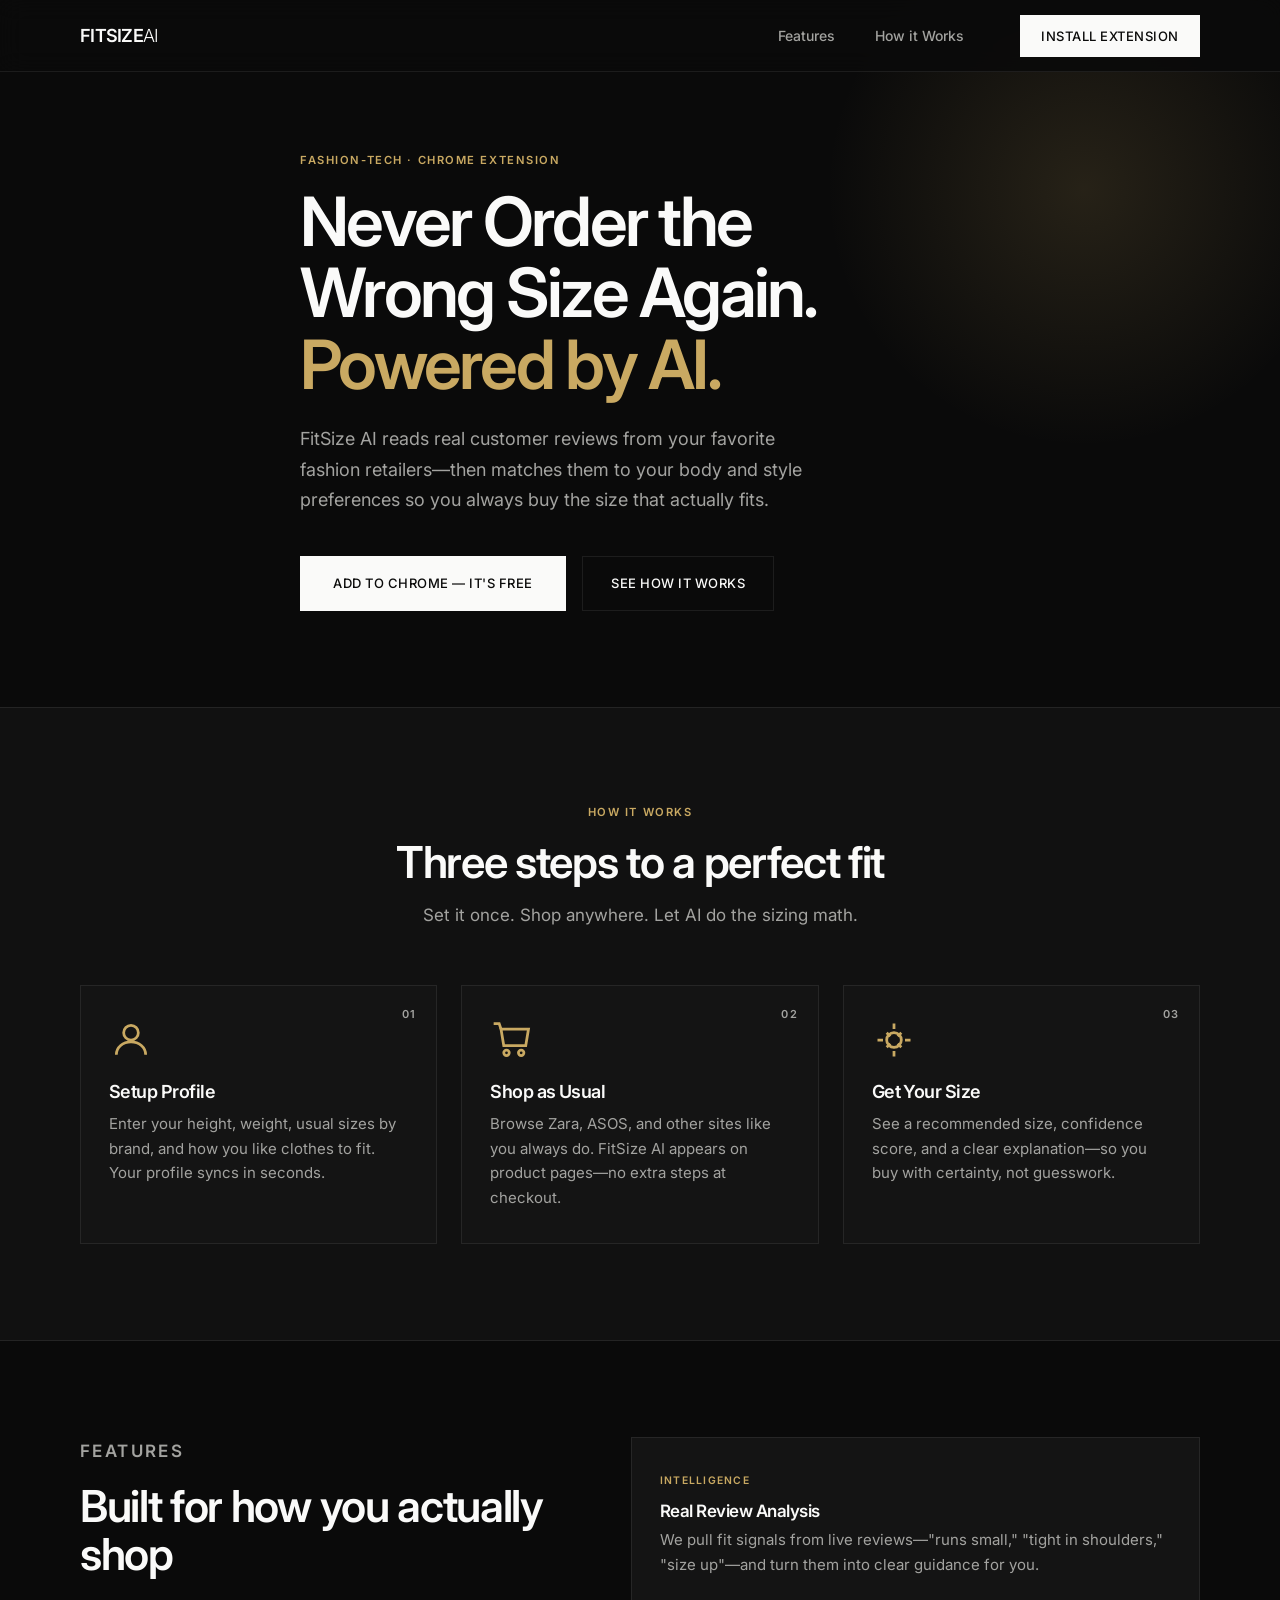
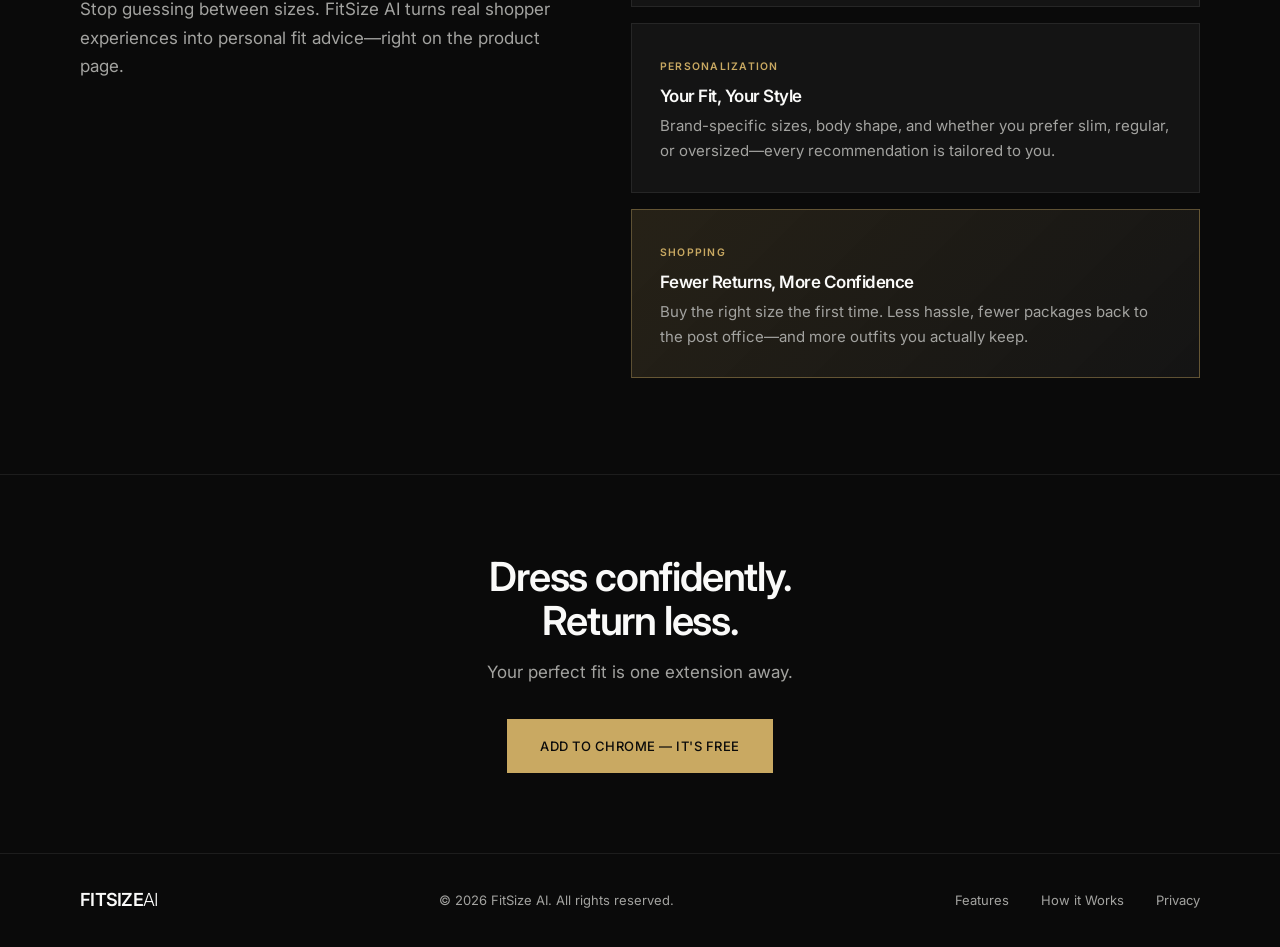
<file: fronted/index.html>
<!DOCTYPE html>
<html lang="en">
  <head>
    <meta charset="UTF-8" />
    <meta name="viewport" content="width=device-width, initial-scale=1.0" />
    <meta
      name="description"
      content="FitSize AI analyzes real customer reviews to recommend your perfect clothing size—every time you shop online."
    />
    <title>FitSize AI — Perfect Fit, Powered by AI</title>
    <link rel="preconnect" href="https://fonts.googleapis.com" />
    <link rel="preconnect" href="https://fonts.gstatic.com" crossorigin />
    <link
      href="https://fonts.googleapis.com/css2?family=Inter:wght@300;400;500;600;700&display=swap"
      rel="stylesheet"
    />
    <link rel="stylesheet" href="style.css" />
  </head>
  <body>
    <header class="nav" id="top">
      <div class="container nav__inner">
        <a href="#top" class="logo" aria-label="FitSize AI home">
          FitSize<span>AI</span>
        </a>
        <nav class="nav__links" aria-label="Primary">
          <a href="#features">Features</a>
          <a href="#how-it-works">How it Works</a>
          <a href="#install" class="nav__install-mobile">Install Extension</a>
        </nav>
        <a href="#install" class="btn btn--nav nav__install-desktop">Install Extension</a>
        <button
          class="nav__toggle"
          type="button"
          aria-label="Open menu"
          aria-expanded="false"
        >
          <span></span>
          <span></span>
        </button>
      </div>
    </header>

    <main>
      <section class="hero">
        <div class="hero__glow" aria-hidden="true"></div>
        <div class="container hero__inner">
          <p class="eyebrow">Fashion-tech · Chrome Extension</p>
          <h1 class="hero__title">
            Never Order the<br />
            Wrong Size Again.<br />
            <em>Powered by AI.</em>
          </h1>
          <p class="hero__subtitle">
            FitSize AI reads real customer reviews from your favorite fashion
            retailers—then matches them to your body and style preferences so
            you always buy the size that actually fits.
          </p>
          <div class="hero__actions" id="install">
            <a href="#" class="btn btn--primary">
              Add to Chrome — It's Free
            </a>
            <a href="#how-it-works" class="btn btn--ghost">See how it works</a>
          </div>
        </div>
      </section>

      <section class="how" id="how-it-works">
        <div class="container">
          <div class="section-header">
            <p class="eyebrow">How it Works</p>
            <h2>Three steps to a perfect fit</h2>
            <p class="section-header__lead">
              Set it once. Shop anywhere. Let AI do the sizing math.
            </p>
          </div>
          <div class="steps">
            <article class="step">
              <span class="step__number">01</span>
              <div class="step__icon" aria-hidden="true">
                <svg viewBox="0 0 24 24" fill="none" stroke="currentColor" stroke-width="1.5">
                  <path d="M12 12a4 4 0 1 0 0-8 4 4 0 0 0 0 8Z"/>
                  <path d="M4 20c0-4 3.6-7 8-7s8 3 8 7"/>
                </svg>
              </div>
              <h3>Setup Profile</h3>
              <p>
                Enter your height, weight, usual sizes by brand, and how you like
                clothes to fit. Your profile syncs in seconds.
              </p>
            </article>
            <article class="step">
              <span class="step__number">02</span>
              <div class="step__icon" aria-hidden="true">
                <svg viewBox="0 0 24 24" fill="none" stroke="currentColor" stroke-width="1.5">
                  <path d="M6 6h15l-1.5 9h-12L6 6Z"/>
                  <path d="M6 6 5 3H2"/>
                  <circle cx="9" cy="19" r="1.5"/>
                  <circle cx="17" cy="19" r="1.5"/>
                </svg>
              </div>
              <h3>Shop as Usual</h3>
              <p>
                Browse Zara, ASOS, and other sites like you always do. FitSize AI
                appears on product pages—no extra steps at checkout.
              </p>
            </article>
            <article class="step">
              <span class="step__number">03</span>
              <div class="step__icon" aria-hidden="true">
                <svg viewBox="0 0 24 24" fill="none" stroke="currentColor" stroke-width="1.5">
                  <path d="M12 3v3M12 18v3M3 12h3M18 12h3"/>
                  <circle cx="12" cy="12" r="4"/>
                  <path d="m8 8 2 2M14 14l2 2M16 8l-2 2M8 16l2-2"/>
                </svg>
              </div>
              <h3>Get Your Size</h3>
              <p>
                See a recommended size, confidence score, and a clear
                explanation—so you buy with certainty, not guesswork.
              </p>
            </article>
          </div>
        </div>
      </section>

      <section class="features" id="features">
        <div class="container features__grid">
          <div class="features__intro">
            <p class="eyebrow eyebrow--light">Features</p>
            <h2>Built for how you actually shop</h2>
            <p>
              Stop guessing between sizes. FitSize AI turns real shopper
              experiences into personal fit advice—right on the product page.
            </p>
          </div>
          <div class="feature-cards">
            <article class="feature-card">
              <div class="feature-card__tag">Intelligence</div>
              <h3>Real Review Analysis</h3>
              <p>
                We pull fit signals from live reviews—"runs small," "tight in
                shoulders," "size up"—and turn them into clear guidance for you.
              </p>
            </article>
            <article class="feature-card">
              <div class="feature-card__tag">Personalization</div>
              <h3>Your Fit, Your Style</h3>
              <p>
                Brand-specific sizes, body shape, and whether you prefer slim,
                regular, or oversized—every recommendation is tailored to you.
              </p>
            </article>
            <article class="feature-card feature-card--accent">
              <div class="feature-card__tag">Shopping</div>
              <h3>Fewer Returns, More Confidence</h3>
              <p>
                Buy the right size the first time. Less hassle, fewer packages
                back to the post office—and more outfits you actually keep.
              </p>
            </article>
          </div>
        </div>
      </section>

      <section class="cta">
        <div class="container cta__inner">
          <h2>Dress confidently.<br />Return less.</h2>
          <p>Your perfect fit is one extension away.</p>
          <a href="#" class="btn btn--primary btn--light">
            Add to Chrome — It's Free
          </a>
        </div>
      </section>
    </main>

    <footer class="footer">
      <div class="container footer__inner">
        <a href="#top" class="logo logo--footer">FitSize<span>AI</span></a>
        <p class="footer__copy">
          &copy; 2026 FitSize AI. All rights reserved.
        </p>
        <nav class="footer__links" aria-label="Footer">
          <a href="#features">Features</a>
          <a href="#how-it-works">How it Works</a>
          <a href="#">Privacy</a>
        </nav>
      </div>
    </footer>

    <script>
      const toggle = document.querySelector(".nav__toggle");
      const nav = document.querySelector(".nav__links");

      toggle?.addEventListener("click", () => {
        const open = nav.classList.toggle("is-open");
        toggle.setAttribute("aria-expanded", String(open));
        toggle.setAttribute("aria-label", open ? "Close menu" : "Open menu");
      });

      nav?.querySelectorAll("a").forEach((link) => {
        link.addEventListener("click", () => nav.classList.remove("is-open"));
      });
    </script>
  </body>
</html>
</file>
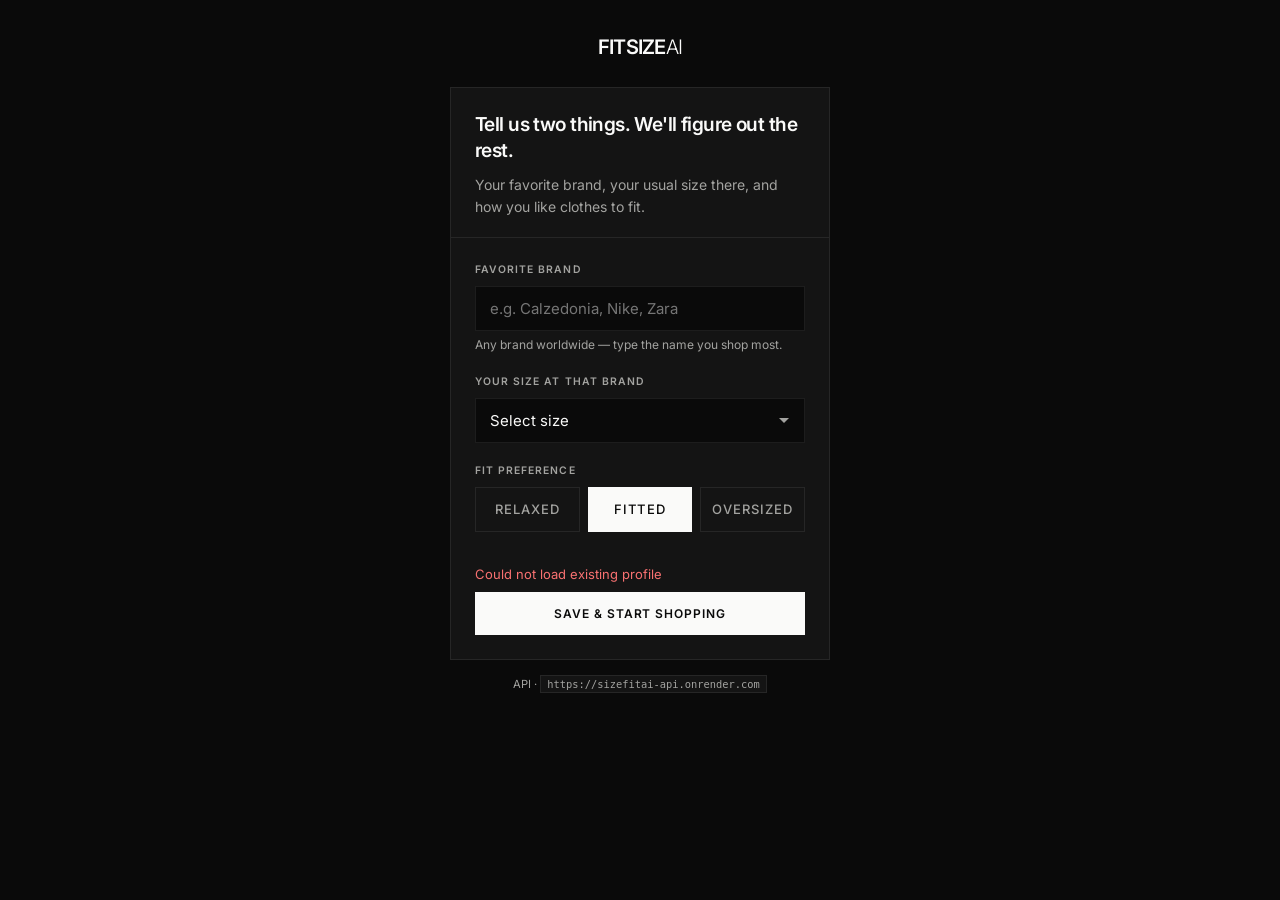
<file: extension/options/options.html>
<!DOCTYPE html>
<html lang="en">
  <head>
    <meta charset="UTF-8" />
    <meta name="viewport" content="width=device-width, initial-scale=1.0" />
    <title>FitSize AI — Setup</title>
    <link rel="preconnect" href="https://fonts.googleapis.com" />
    <link rel="preconnect" href="https://fonts.gstatic.com" crossorigin />
    <link
      href="https://fonts.googleapis.com/css2?family=Inter:wght@300;400;500;600;700&display=swap"
      rel="stylesheet"
    />
    <link rel="stylesheet" href="options.css" />
  </head>
  <body>
    <div class="page">
      <header class="header">
        <div class="logo">FitSize<span>AI</span></div>
      </header>

      <main class="card">
        <div class="card__head">
          <h1>Tell us two things. We'll figure out the rest.</h1>
          <p class="subtitle">
            Your favorite brand, your usual size there, and how you like clothes to fit.
          </p>
        </div>

        <form id="profile-form" novalidate>
          <section class="form-section">
            <div class="field">
              <label for="favorite_brand">Favorite brand</label>
              <input
                id="favorite_brand"
                name="favorite_brand"
                type="text"
                required
                placeholder="e.g. Calzedonia, Nike, Zara"
                autocomplete="organization"
                list="brand-suggestions"
              />
              <datalist id="brand-suggestions">
                <option value="Zara"></option>
                <option value="H&amp;M"></option>
                <option value="ASOS"></option>
                <option value="Nike"></option>
                <option value="Calzedonia"></option>
                <option value="Mango"></option>
                <option value="Uniqlo"></option>
              </datalist>
              <p class="field-hint">Any brand worldwide — type the name you shop most.</p>
            </div>

            <div class="field">
              <label for="brand_size">Your size at that brand</label>
              <select id="brand_size" name="brand_size" required>
                <option value="" disabled selected>Select size</option>
              </select>
            </div>

            <fieldset class="field chip-field">
              <legend>Fit preference</legend>
              <div class="chip-group">
                <label class="chip">
                  <input type="radio" name="fit_preference" value="relaxed" required />
                  <span>Relaxed</span>
                </label>
                <label class="chip">
                  <input type="radio" name="fit_preference" value="fitted" checked />
                  <span>Fitted</span>
                </label>
                <label class="chip">
                  <input type="radio" name="fit_preference" value="oversized" />
                  <span>Oversized</span>
                </label>
              </div>
            </fieldset>
          </section>

          <p id="status" class="status" role="status" aria-live="polite"></p>

          <button type="submit" class="btn-primary" id="submit-btn">
            Save &amp; start shopping
          </button>
        </form>
      </main>

      <footer class="footer">
        <p>API · <code id="api-url"></code></p>
      </footer>
    </div>
    <script type="module" src="options.js"></script>
  </body>
</html>
</file>
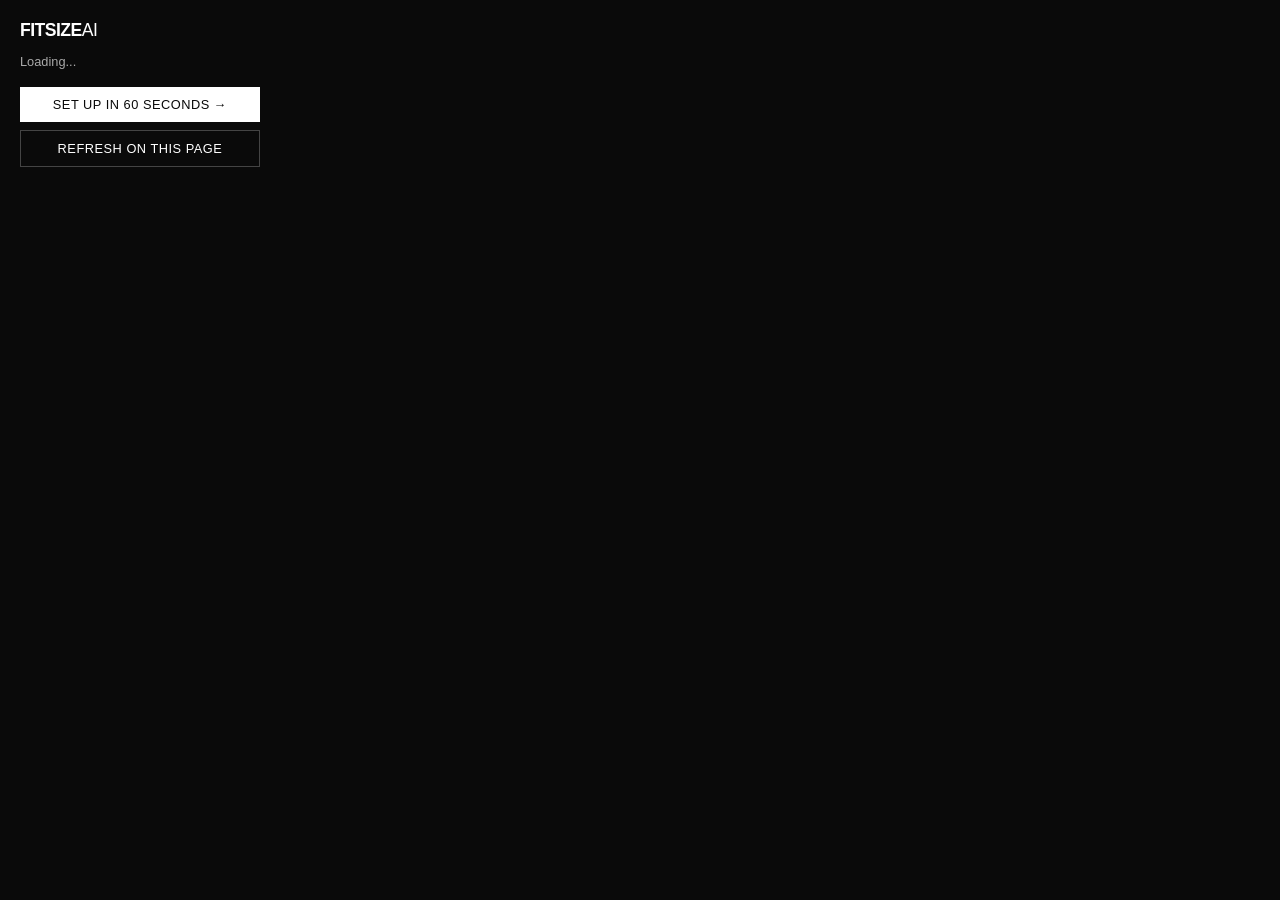
<file: extension/popup/popup.html>
<!DOCTYPE html>
<html lang="en">
  <head>
    <meta charset="UTF-8" />
    <link rel="stylesheet" href="popup.css" />
  </head>
  <body>
    <div class="popup">
      <div class="logo">FitSize<span>AI</span></div>
      <p id="profile-status" class="status">Loading...</p>
      <button id="open-options" class="btn">Set up in 60 seconds →</button>
      <button id="refresh-page" class="btn btn-outline">Refresh on this page</button>
    </div>
    <script src="popup.js"></script>
  </body>
</html>
</file>
<file: fronted/style.css>
/* FitSize AI — B2C marketing landing (dark / minimal) */

:root {
  --bg: #0a0a0a;
  --bg-elevated: #111111;
  --bg-card: #141414;
  --text: #fafaf9;
  --text-muted: #a3a3a0;
  --border: rgba(255, 255, 255, 0.08);
  --gold: #c9a962;
  --gold-dim: rgba(201, 169, 98, 0.15);
  --font: "Inter", -apple-system, BlinkMacSystemFont, "Segoe UI", sans-serif;
  --container: 1120px;
  --nav-h: 72px;
  --ease: cubic-bezier(0.4, 0, 0.2, 1);
}

*,
*::before,
*::after {
  box-sizing: border-box;
  margin: 0;
  padding: 0;
}

html {
  scroll-behavior: smooth;
}

body {
  font-family: var(--font);
  font-size: 1rem;
  line-height: 1.6;
  color: var(--text);
  background: var(--bg);
  -webkit-font-smoothing: antialiased;
}

a {
  color: inherit;
  text-decoration: none;
}

.container {
  width: min(100% - 2.5rem, var(--container));
  margin-inline: auto;
}

.eyebrow {
  font-size: 0.7rem;
  font-weight: 600;
  letter-spacing: 0.14em;
  text-transform: uppercase;
  color: var(--gold);
  margin-bottom: 1rem;
}

.eyebrow--light {
  color: var(--text-muted);
}

h1,
h2,
h3 {
  font-weight: 600;
  letter-spacing: -0.03em;
  line-height: 1.1;
}

h2 {
  font-size: clamp(2rem, 4vw, 2.75rem);
}

.logo {
  font-size: 1.125rem;
  font-weight: 600;
  letter-spacing: -0.04em;
  text-transform: uppercase;
}

.logo span {
  font-weight: 300;
}

.logo--footer {
  color: var(--text);
}

.btn {
  display: inline-flex;
  align-items: center;
  justify-content: center;
  padding: 0.875rem 1.75rem;
  font-family: var(--font);
  font-size: 0.8125rem;
  font-weight: 500;
  letter-spacing: 0.04em;
  text-transform: uppercase;
  border: 1px solid transparent;
  cursor: pointer;
  transition: background 0.2s var(--ease), color 0.2s var(--ease),
    border-color 0.2s var(--ease), transform 0.15s var(--ease);
}

.btn:hover {
  transform: translateY(-1px);
}

.btn--nav {
  background: var(--text);
  color: var(--bg);
  padding: 0.625rem 1.25rem;
}

.btn--nav:hover {
  background: var(--gold);
  color: var(--bg);
}

.btn--primary {
  background: var(--text);
  color: var(--bg);
  padding: 1rem 2rem;
}

.btn--primary:hover {
  background: var(--gold);
  color: var(--bg);
}

.btn--ghost {
  background: transparent;
  color: var(--text);
  border-color: var(--border);
}

.btn--ghost:hover {
  border-color: var(--text-muted);
}

.btn--light {
  background: var(--gold);
  color: var(--bg);
}

.btn--light:hover {
  background: var(--text);
  color: var(--bg);
}

/* Nav */
.nav {
  position: fixed;
  top: 0;
  left: 0;
  right: 0;
  z-index: 100;
  height: var(--nav-h);
  background: rgba(10, 10, 10, 0.9);
  backdrop-filter: blur(12px);
  -webkit-backdrop-filter: blur(12px);
  border-bottom: 1px solid var(--border);
}

.nav__inner {
  display: flex;
  align-items: center;
  justify-content: space-between;
  height: var(--nav-h);
  gap: 2rem;
}

.nav__links {
  display: flex;
  align-items: center;
  gap: 2.5rem;
  margin-left: auto;
  margin-right: 1.5rem;
}

.nav__links a {
  font-size: 0.875rem;
  font-weight: 500;
  color: var(--text-muted);
  transition: color 0.2s;
}

.nav__links a:hover {
  color: var(--text);
}

.nav__install-mobile {
  display: none;
}

.nav__toggle {
  display: none;
  flex-direction: column;
  justify-content: center;
  gap: 6px;
  width: 40px;
  height: 40px;
  background: none;
  border: none;
  cursor: pointer;
  padding: 8px;
}

.nav__toggle span {
  display: block;
  width: 100%;
  height: 1.5px;
  background: var(--text);
}

/* Hero */
.hero {
  position: relative;
  padding: calc(var(--nav-h) + 5rem) 0 6rem;
  overflow: hidden;
}

.hero__glow {
  position: absolute;
  top: -10%;
  right: -5%;
  width: 55%;
  max-width: 520px;
  aspect-ratio: 1;
  background: radial-gradient(
    circle,
    var(--gold-dim) 0%,
    transparent 70%
  );
  pointer-events: none;
}

.hero__inner {
  position: relative;
  max-width: 680px;
}

.hero__title {
  font-size: clamp(2.75rem, 7vw, 4.25rem);
  font-weight: 600;
  letter-spacing: -0.04em;
  line-height: 1.05;
  margin-bottom: 1.5rem;
}

.hero__title em {
  font-style: normal;
  color: var(--gold);
}

.hero__subtitle {
  font-size: clamp(1rem, 2vw, 1.125rem);
  color: var(--text-muted);
  max-width: 520px;
  line-height: 1.7;
  margin-bottom: 2.5rem;
}

.hero__actions {
  display: flex;
  flex-wrap: wrap;
  gap: 1rem;
}

/* How it works */
.how {
  padding: 6rem 0;
  background: var(--bg-elevated);
  border-top: 1px solid var(--border);
  border-bottom: 1px solid var(--border);
}

.section-header {
  text-align: center;
  max-width: 520px;
  margin: 0 auto 3.5rem;
}

.section-header__lead {
  margin-top: 1rem;
  color: var(--text-muted);
  font-size: 1.0625rem;
}

.steps {
  display: grid;
  grid-template-columns: repeat(3, 1fr);
  gap: 1.5rem;
}

.step {
  position: relative;
  padding: 2rem 1.75rem;
  background: var(--bg-card);
  border: 1px solid var(--border);
  transition: border-color 0.25s var(--ease);
}

.step:hover {
  border-color: rgba(201, 169, 98, 0.35);
}

.step__number {
  position: absolute;
  top: 1.25rem;
  right: 1.25rem;
  font-size: 0.6875rem;
  font-weight: 600;
  letter-spacing: 0.1em;
  color: var(--text-muted);
}

.step__icon {
  width: 44px;
  height: 44px;
  margin-bottom: 1.25rem;
  color: var(--gold);
}

.step__icon svg {
  width: 100%;
  height: 100%;
}

.step h3 {
  font-size: 1.125rem;
  margin-bottom: 0.625rem;
}

.step p {
  font-size: 0.9375rem;
  color: var(--text-muted);
  line-height: 1.65;
}

/* Features */
.features {
  padding: 6rem 0;
}

.features__grid {
  display: grid;
  grid-template-columns: 1fr 1.15fr;
  gap: 3.5rem;
  align-items: start;
}

.features__intro h2 {
  margin-bottom: 1rem;
}

.features__intro p {
  color: var(--text-muted);
  font-size: 1.0625rem;
  line-height: 1.7;
}

.feature-cards {
  display: flex;
  flex-direction: column;
  gap: 1rem;
}

.feature-card {
  padding: 1.75rem;
  border: 1px solid var(--border);
  background: var(--bg-card);
  transition: border-color 0.25s var(--ease);
}

.feature-card:hover {
  border-color: rgba(201, 169, 98, 0.3);
}

.feature-card--accent {
  border-color: rgba(201, 169, 98, 0.4);
  background: linear-gradient(
    135deg,
    var(--gold-dim) 0%,
    var(--bg-card) 100%
  );
}

.feature-card__tag {
  display: inline-block;
  font-size: 0.65rem;
  font-weight: 600;
  letter-spacing: 0.12em;
  text-transform: uppercase;
  color: var(--gold);
  margin-bottom: 0.75rem;
}

.feature-card h3 {
  font-size: 1.0625rem;
  margin-bottom: 0.5rem;
}

.feature-card p {
  font-size: 0.9375rem;
  color: var(--text-muted);
  line-height: 1.65;
}

/* CTA */
.cta {
  padding: 5rem 0;
  text-align: center;
  border-top: 1px solid var(--border);
}

.cta__inner h2 {
  font-size: clamp(2rem, 4vw, 2.5rem);
  margin-bottom: 1rem;
}

.cta__inner p {
  color: var(--text-muted);
  margin-bottom: 2rem;
  font-size: 1.0625rem;
}

/* Footer */
.footer {
  padding: 2rem 0;
  border-top: 1px solid var(--border);
}

.footer__inner {
  display: flex;
  flex-wrap: wrap;
  align-items: center;
  justify-content: space-between;
  gap: 1.5rem;
}

.footer__copy {
  font-size: 0.8125rem;
  color: var(--text-muted);
}

.footer__links {
  display: flex;
  gap: 2rem;
}

.footer__links a {
  font-size: 0.8125rem;
  color: var(--text-muted);
  transition: color 0.2s;
}

.footer__links a:hover {
  color: var(--text);
}

@media (max-width: 900px) {
  .features__grid {
    grid-template-columns: 1fr;
    gap: 2.5rem;
  }

  .steps {
    grid-template-columns: 1fr;
  }
}

@media (max-width: 768px) {
  .nav__toggle {
    display: flex;
  }

  .nav__install-desktop {
    display: none;
  }

  .nav__links {
    position: fixed;
    top: var(--nav-h);
    left: 0;
    right: 0;
    flex-direction: column;
    align-items: stretch;
    gap: 0;
    margin: 0;
    padding: 1rem;
    background: var(--bg);
    border-bottom: 1px solid var(--border);
    transform: translateY(-100%);
    opacity: 0;
    visibility: hidden;
    transition: transform 0.3s var(--ease), opacity 0.3s, visibility 0.3s;
  }

  .nav__links.is-open {
    transform: translateY(0);
    opacity: 1;
    visibility: visible;
  }

  .nav__links a {
    padding: 1rem;
    border-bottom: 1px solid var(--border);
  }

  .nav__install-mobile {
    display: block;
    font-weight: 600;
    color: var(--text) !important;
  }

  .hero {
    padding-top: calc(var(--nav-h) + 3rem);
    padding-bottom: 4rem;
  }

  .hero__actions {
    flex-direction: column;
  }

  .hero__actions .btn {
    width: 100%;
  }

  .how,
  .features {
    padding: 4rem 0;
  }

  .footer__inner {
    flex-direction: column;
    text-align: center;
  }

  .footer__links {
    flex-wrap: wrap;
    justify-content: center;
  }
}
</file>
<file: extension/options/options.css>
@import url("https://fonts.googleapis.com/css2?family=Inter:wght@300;400;500;600;700&display=swap");

:root {
  --bg: #0a0a0a;
  --surface: #141414;
  --text: #fafaf9;
  --muted: #a3a3a0;
  --border: rgba(255, 255, 255, 0.08);
  --gold: #c9a962;
  --success: #6ee7a0;
  --error: #f87171;
  --font: "Inter", -apple-system, BlinkMacSystemFont, sans-serif;
}

*,
*::before,
*::after {
  box-sizing: border-box;
  margin: 0;
  padding: 0;
}

body {
  font-family: var(--font);
  font-size: 0.9375rem;
  line-height: 1.55;
  color: var(--text);
  background: var(--bg);
  min-height: 100vh;
  -webkit-font-smoothing: antialiased;
}

.page {
  max-width: 420px;
  margin: 0 auto;
  padding: 32px 20px 24px;
}

.header {
  text-align: center;
  margin-bottom: 24px;
}

.logo {
  font-size: 1.25rem;
  font-weight: 600;
  letter-spacing: -0.04em;
  text-transform: uppercase;
}

.logo span {
  font-weight: 300;
}

.card {
  background: var(--surface);
  border: 1px solid var(--border);
}

.card__head {
  padding: 24px 24px 20px;
  border-bottom: 1px solid var(--border);
}

.card__head h1 {
  font-size: 1.2rem;
  font-weight: 600;
  letter-spacing: -0.03em;
  line-height: 1.35;
}

.subtitle {
  margin-top: 10px;
  font-size: 0.875rem;
  color: var(--muted);
  line-height: 1.55;
}

.form-section {
  padding: 24px;
}

.field {
  margin-bottom: 20px;
}

.field label,
.chip-field legend {
  display: block;
  font-size: 0.65rem;
  font-weight: 600;
  letter-spacing: 0.1em;
  text-transform: uppercase;
  color: var(--muted);
  margin-bottom: 8px;
}

.chip-field {
  border: none;
  margin-bottom: 0;
}

.chip-field legend {
  padding: 0;
}

select {
  width: 100%;
  padding: 12px 14px;
  border: 1px solid var(--border);
  background: var(--bg);
  font-family: inherit;
  font-size: 0.9375rem;
  color: var(--text);
  appearance: none;
  background-image: url("data:image/svg+xml,%3Csvg xmlns='http://www.w3.org/2000/svg' width='12' height='12' viewBox='0 0 12 12'%3E%3Cpath fill='%23a3a3a0' d='M6 8L1 3h10z'/%3E%3C/svg%3E");
  background-repeat: no-repeat;
  background-position: right 14px center;
}

input[type="text"]:focus,
select:focus {
  outline: none;
  border-color: var(--gold);
}

input[type="text"] {
  width: 100%;
  padding: 12px 14px;
  border: 1px solid var(--border);
  background: var(--bg);
  font-family: inherit;
  font-size: 0.9375rem;
  color: var(--text);
}

.field-hint {
  margin-top: 6px;
  font-size: 0.75rem;
  color: var(--muted);
  line-height: 1.4;
  text-transform: none;
  letter-spacing: 0;
  font-weight: 400;
}

.chip-group {
  display: flex;
  gap: 8px;
}

.chip {
  flex: 1;
  cursor: pointer;
}

.chip input {
  position: absolute;
  opacity: 0;
  pointer-events: none;
}

.chip span {
  display: block;
  text-align: center;
  padding: 11px 8px;
  border: 1px solid var(--border);
  font-size: 0.8125rem;
  font-weight: 500;
  transition: all 0.2s;
}

.chip input:checked + span {
  background: var(--text);
  color: var(--bg);
  border-color: var(--text);
}

.status {
  min-height: 18px;
  font-size: 0.8125rem;
  padding: 0 24px;
  margin-bottom: 8px;
}

.status.success {
  color: var(--success);
}

.status.error {
  color: var(--error);
}

.btn-primary {
  display: block;
  width: calc(100% - 48px);
  margin: 0 24px 24px;
  padding: 14px 20px;
  background: var(--text);
  color: var(--bg);
  border: none;
  font-family: inherit;
  font-size: 0.75rem;
  font-weight: 600;
  letter-spacing: 0.08em;
  text-transform: uppercase;
  cursor: pointer;
  transition: background 0.2s;
}

.btn-primary:hover {
  background: var(--gold);
}

.btn-primary:disabled {
  opacity: 0.45;
  cursor: not-allowed;
}

.footer {
  margin-top: 16px;
  text-align: center;
  font-size: 0.7rem;
  color: var(--muted);
}

.footer code {
  font-size: 0.65rem;
  color: var(--muted);
  background: var(--surface);
  padding: 2px 6px;
  border: 1px solid var(--border);
}
</file>
<file: extension/popup/popup.css>
body {
  margin: 0;
  width: 280px;
  font-family: -apple-system, BlinkMacSystemFont, "Inter", sans-serif;
  background: #0a0a0a;
  color: #fff;
}

.popup {
  padding: 20px;
}

.logo {
  font-size: 1.1rem;
  font-weight: 600;
  letter-spacing: -0.03em;
  text-transform: uppercase;
}

.logo span {
  font-weight: 300;
}

.status {
  font-size: 0.8rem;
  color: #aaa;
  margin: 12px 0 16px;
  line-height: 1.4;
}

.btn {
  width: 100%;
  padding: 10px;
  margin-bottom: 8px;
  border: none;
  background: #fff;
  color: #0a0a0a;
  font-size: 0.8rem;
  font-weight: 500;
  cursor: pointer;
  text-transform: uppercase;
  letter-spacing: 0.04em;
}

.btn-outline {
  background: transparent;
  color: #fff;
  border: 1px solid #444;
}

.btn:hover {
  opacity: 0.9;
}
</file>
